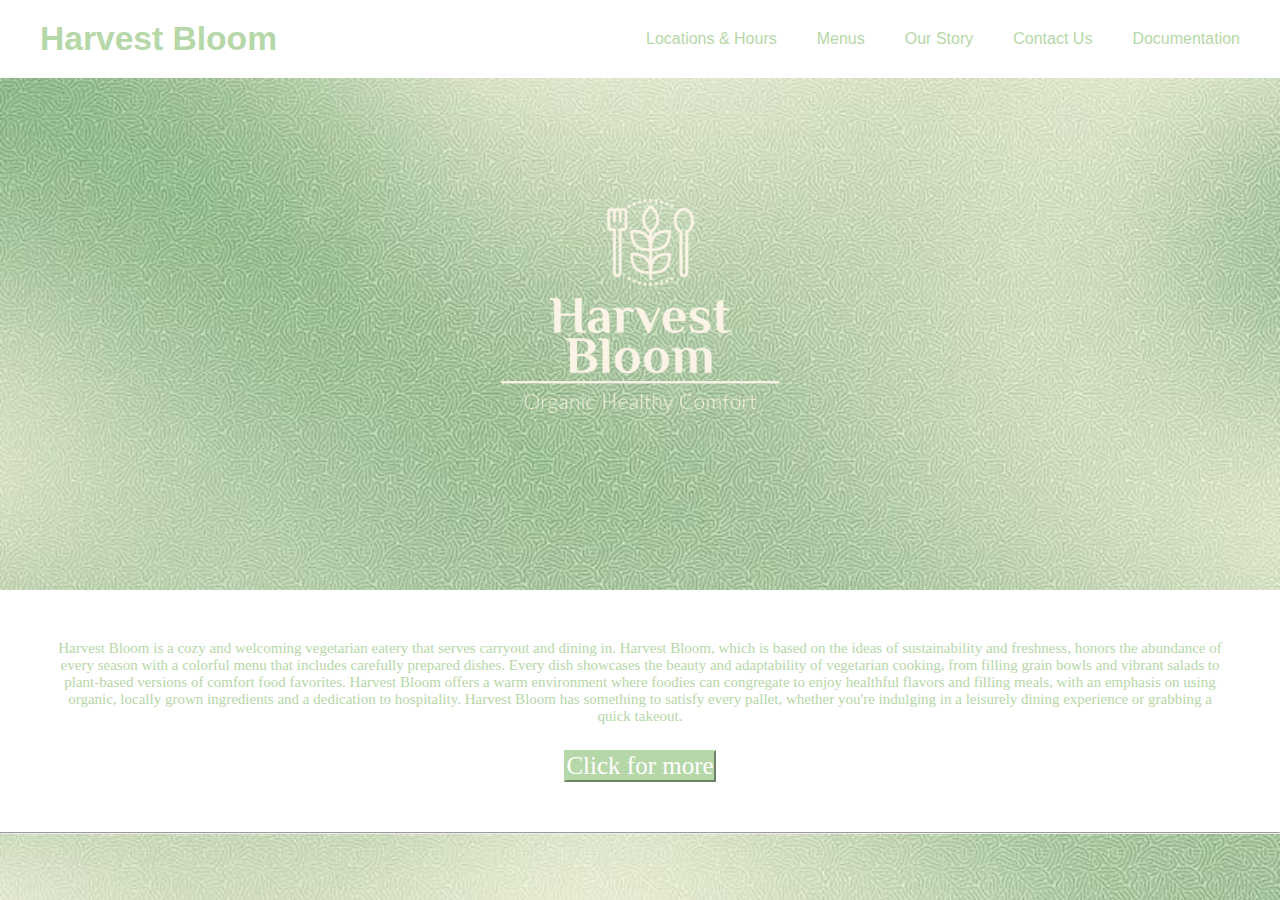
<file: index.html>
<!DOCTYPE html>
<html lang="en">
<head>
    <meta charset="utf-8">
    <meta name="viewport" content="width=device-width, initial-scale=1.0">
    <title>Harvest Bloom</title>
    <link rel="stylesheet" href="styles.css">
    <link rel="stylesheet" href="https://fonts.googleapis.com/icon?family=Material+Icons">
</head>
<body>
    <section class="top">
        <header>
            <nav class="navbar">
                <a href="index.html" class="logo">Harvest Bloom</a>
                <ul class="menu-links">
                    <li><a href='locationhour.html'>Locations & Hours</a></li>
                    <li><a href='menus.html'>Menus</a></li>
                    <li><a href='ourstory.html'>Our Story</a></li>
                    <li><a href='contact.html'>Contact Us</a></li>
                    <li><a href='documentation.html'>Documentation</a></li>
                </ul>
            </nav>
        </header>
    </section>
    <section class="title">
        <img src="images/Harvest_Bloom.png">
        <style>
            img {
              display: block;
              margin-left: auto;
              margin-right: auto;
              height: auto;
              width: 40%;
            }
        </style>
    </section>
    <section class="description">
    <p style="font-family: 'Times New Roman', Times, serif;">Harvest Bloom is a cozy and welcoming vegetarian eatery that serves carryout and dining in. Harvest Bloom, 
        which is based on the ideas of sustainability and freshness, honors the abundance of every season with a colorful menu that includes carefully prepared dishes. 
        Every dish showcases the beauty and adaptability of vegetarian cooking, from filling grain bowls and vibrant salads to plant-based versions of comfort food favorites. 
        Harvest Bloom offers a warm environment where foodies can congregate to enjoy healthful flavors and filling meals, with an emphasis on using organic, locally grown ingredients and a dedication to hospitality. 
        Harvest Bloom has something to satisfy every pallet, whether you're indulging in a leisurely dining experience or grabbing a quick takeout.</p>
        <section class="ourstorybutton">
        <a href="ourstory.html">
            <button style="background-color: #b6d7a8; color: white; border-color: #b6d7a8; font-size: 25px; font-family: 'Times New Roman', Times, serif;">Click for more</button>
        </a></section>
    </section>

  </div>
  
  <hr>
</body>
</html>
</file>
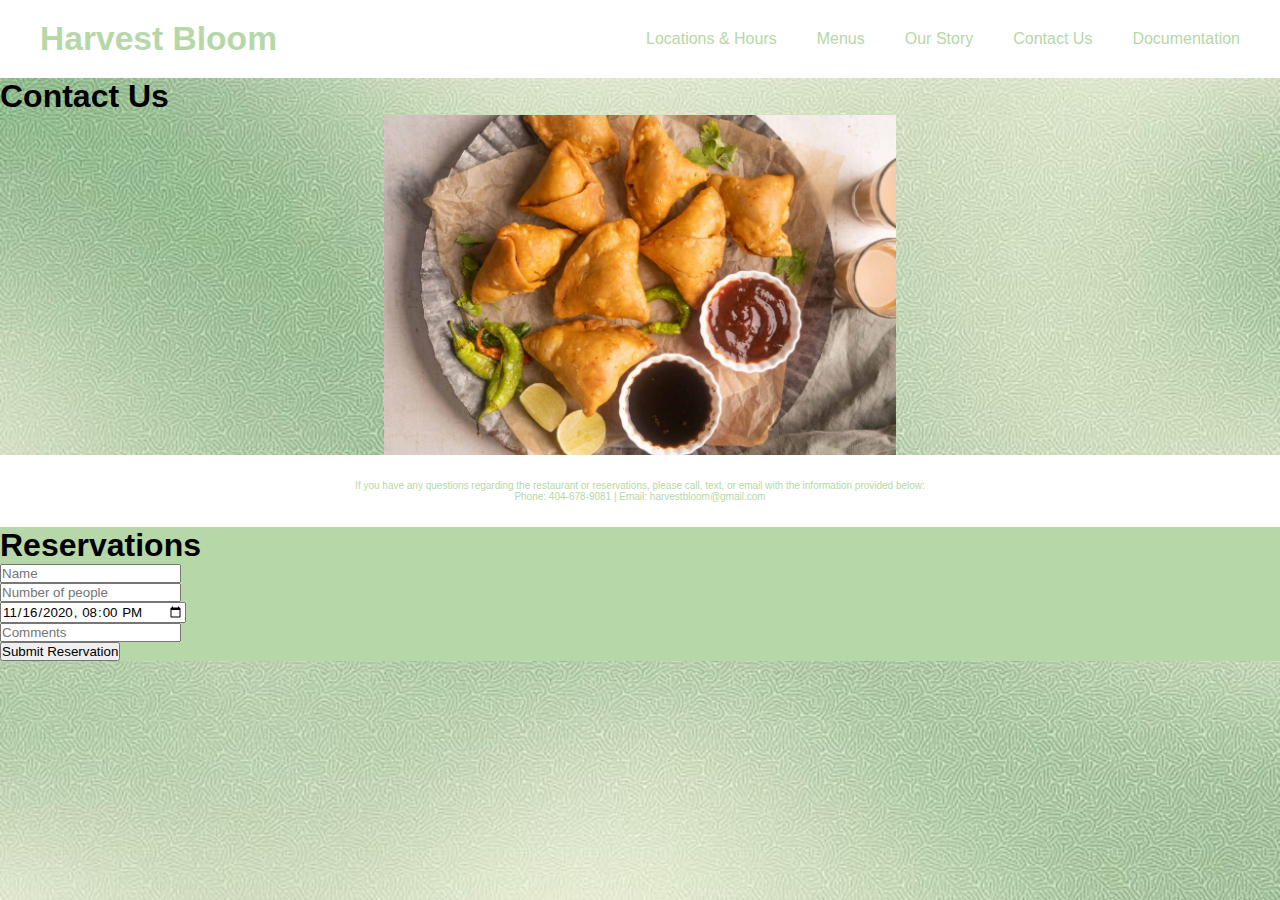
<file: contact.html>
<!DOCTYPE html>
<html lang="en">
<head>
  <meta charset="utf-8">
  <meta name="viewport" content="width=device-width, initial-scale=1.0">
  <title>Harvest Bloom</title>
  <link rel="stylesheet" href="styles.css">
  <link rel="stylesheet" href="https://fonts.googleapis.com/icon?family=Material+Icons">
</head>
<body>
  <section class="top">
    <header>
      <nav class="navbar">
        <a href="index.html" class="logo">Harvest Bloom</a>
        <ul class="menu-links">
          <li><a href='locationhour.html'>Locations & Hours</a></li>
          <li><a href='menus.html'>Menus</a></li>
          <li><a href='ourstory.html'>Our Story</a></li>
          <li><a href='contact.html'>Contact Us</a></li>
          <li><a href='documentation.html'>Documentation</a></li>
        </ul>
      </nav>
    </header>
  </section>

  <h1>Contact Us</h1> 
  <section class="contacttitle">
    <img src="images/samosa.jpg">
    <style>
        img {
          display: block;
          margin-left: auto;
          margin-right: auto;
          height: auto;
          width: 40%;
        }
    </style>
</section>

  <section class="contact">
    <p>If you have any questions regarding the restaurant or reservations, please call, text, or email with the information provided below:</p>
    <p>Phone: 404-678-9081 | Email: harvestbloom@gmail.com</p>

 
    
  </section>

  <section class="reservations">
    <div class="container" id="contact">
      <h1>Reservations</h1>
      <form action="/action_page.php" target="_blank">
        <p>
          <input class="input-field" type="text" placeholder="Name" required name="Name">
        </p>
        <p>
          <input class="input-field" type="number" placeholder="Number of people" required name="People">
        </p>
        <p>
          <input class="input-field" type="datetime-local" placeholder="Date and time" required name="date" value="2020-11-16T20:00">
        </p>
        <p>
          <input class="input-field" type="text" placeholder="Comments" required name="Message">
        </p>
        <p>
          <button class="submit-button">Submit Reservation</button>
        </p>
      </form>
    </div>
  </section>

</body>
</html>
</file>
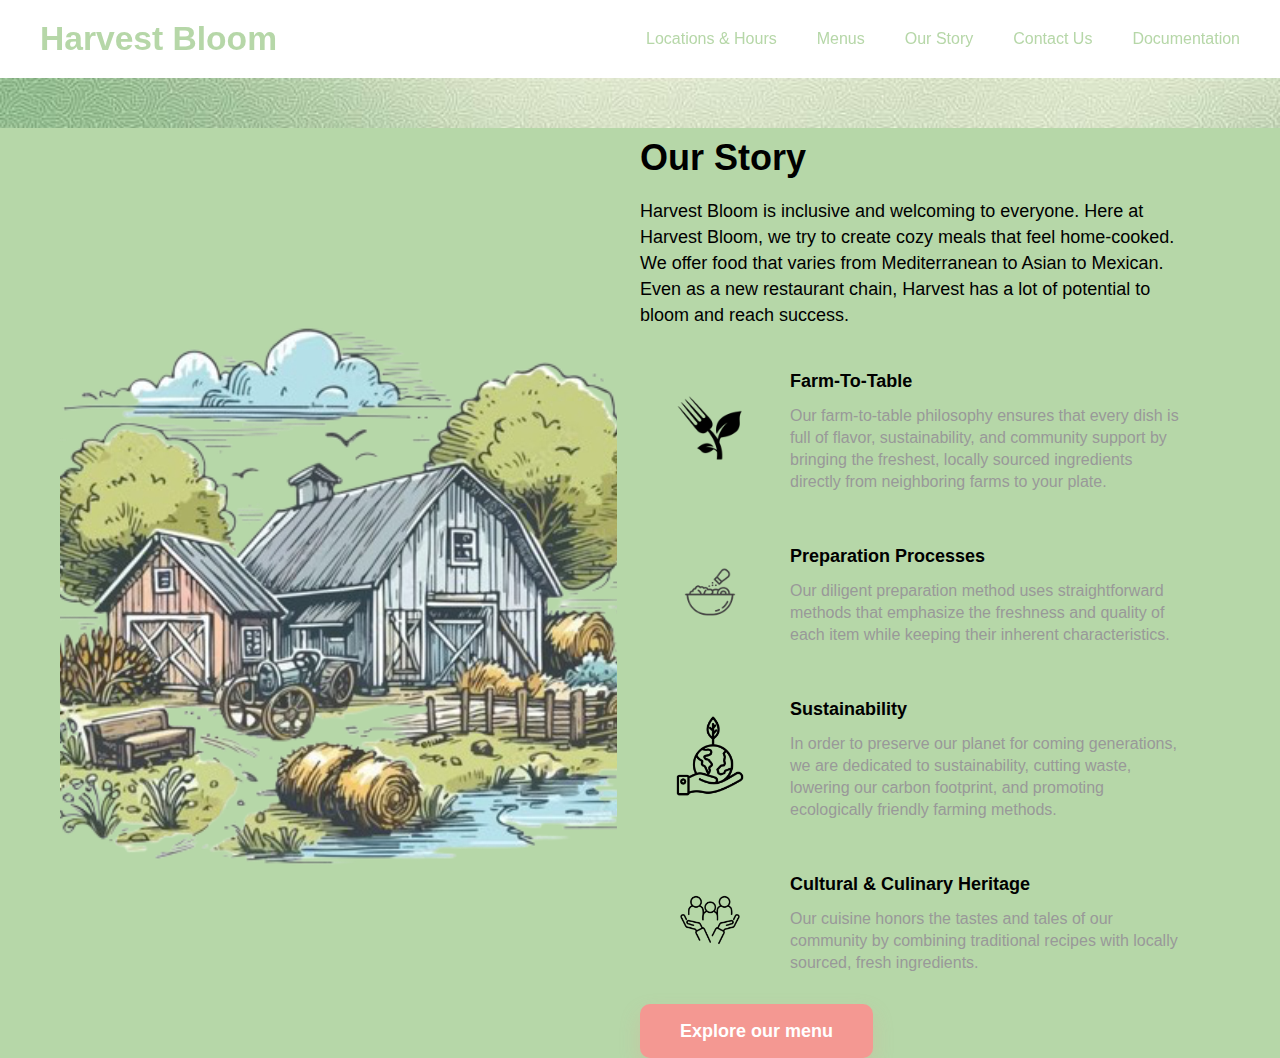
<file: ourstory.html>
<!DOCTYPE html>
<html lang="en">
<head>
    <meta charset="utf-8">
    <meta name="viewport" content="width=device-width, initial-scale=1.0">
    <title>Harvest Bloom</title>
    <link rel="stylesheet" href="styles.css">
    <link rel="stylesheet" href="https://fonts.googleapis.com/icon?family=Material+Icons">
</head>
<body>
    <section class="top">
        <header>
            <nav class="navbar">
                <a href="index.html" class="logo">Harvest Bloom</a>
                <ul class="menu-links">
                  <li><a href='locationhour.html'>Locations & Hours</a></li>
                  <li><a href='menus.html'>Menus</a></li>
                  <li><a href='ourstory.html'>Our Story</a></li>
                  <li><a href='contact.html'>Contact Us</a></li>
                  <li><a href='documentation.html'>Documentation</a></li>
                </ul>
            </nav>
        </header>
    </section>
    <section class="ourstory">
    <div class="responsive-container-block bigContainer">
        <div class="responsive-container-block Container">
          <div class="imgContainer">
            <img class="mainImg" src="images/barn.png">
          </div>
          <div class="responsive-container-block textSide">
            <p class="text-blk heading">
              Our Story
            </p>
            <p class="text-blk subHeading">
                Harvest Bloom is inclusive and welcoming to everyone. Here at Harvest Bloom, we try to create cozy meals that feel home-cooked. We offer food that varies from Mediterranean to Asian to Mexican. 
                Even as a new restaurant chain, Harvest has a lot of potential to bloom and reach success. 
            </p>
            <div class="responsive-cell-block wk-desk-6 wk-ipadp-6 wk-tab-12 wk-mobile-12">
              <div class="cardImgContainer">
                <img class="cardImg" src="images/farm-to-table.png">
              </div>
              <div class="cardText">
                <p class="text-blk cardHeading">
                    Farm-To-Table
                </p>
                <p class="text-blk cardSubHeading">
                    Our farm-to-table philosophy ensures that every dish is full of flavor, sustainability, and community support by bringing the freshest, locally sourced ingredients directly from neighboring farms to your plate.
                </p>
              </div>
            </div>
            <div class="responsive-cell-block wk-desk-6 wk-ipadp-6 wk-tab-12 wk-mobile-12">
              <div class="cardImgContainer">
                <img class="cardImg" src="images/preparation.png">
              </div>
              <div class="cardText">
                <p class="text-blk cardHeading">
                    Preparation Processes
                </p>
                <p class="text-blk cardSubHeading">
                    Our diligent preparation method uses straightforward methods that emphasize the freshness and quality of each item while keeping their inherent characteristics.
                </p>
              </div>
            </div>
            <div class="responsive-cell-block wk-desk-6 wk-ipadp-6 wk-tab-12 wk-mobile-12">
              <div class="cardImgContainer">
                <img class="cardImg" src="images/sustainability.png">
              </div>
              <div class="cardText">
                <p class="text-blk cardHeading">
                    Sustainability
                </p>
                <p class="text-blk cardSubHeading">
                    In order to preserve our planet for coming generations, we are dedicated to sustainability, cutting waste, lowering our carbon footprint, and promoting ecologically friendly farming methods.
                </p>
              </div>
            </div>
            <div class="responsive-cell-block wk-desk-6 wk-ipadp-6 wk-tab-12 wk-mobile-12">
              <div class="cardImgContainer">
                <img class="cardImg" src="images/culture.png">
              </div>
              <div class="cardText">
                <p class="text-blk cardHeading">
                    Cultural & Culinary Heritage 
                </p>
                <p class="text-blk cardSubHeading">
                    Our cuisine honors the tastes and tales of our community by combining traditional recipes with locally sourced, fresh ingredients.
                </p>
              </div>
            </div>
            <a>
                <a href="menus.html">
                    <button class="explore">
                        Explore our menu
                      </button>
                    </a>
                </a>
          </div>
      </div>
    </section>
</body>
</html>
</file>
<file: styles.css>
@import url('https://fonts.googleapis.com/css2?family=Poppins:wght@100;200;300;400;500;600;700;800;900&display=swap');

*{
  margin: 0;
  padding: 0;
  box-sizing: border-box;
  font-family: 'Poppins' , sans-serif;
}

body {
  height:100vh;
  background: url("images/green gradient.jpg");
  background-position: center;
  background-size: cover;
}

header {
  position: sticky;
  top: 0;
  left: 0;
  width: 100%;
  padding: 20px;
}

header .navbar {
  display: flex;
  align-items:center;
  max-width: 1200px;
  margin: 0 auto;
  justify-content: space-between;
}

.navbar .menu-links {
  display: flex;
  gap: 40px;
}

.navbar a {
  color: #b6d7a8;
  text-decoration: none;
  transition: 0.2s ease;
}

.navbar a:hover {
  color:#456c96;
}

.navbar .logo{
   font-size: 2.1rem;
   font-weight: 600;
}

.navbar .logo span{
  color: #af2e2e;
}

.navbar .menu-links {
  display: flex;
  gap: 40px;
}

.top {
  background-color: white;
  position: sticky;
  top: 0;
  position:sticky;
  z-index: 9999;
}

.description{
  background-color: white;
  color: #b6d7a8;
  text-align: center;
  font-size: 15px;
  padding: 50px;
}

.ourstorybutton{
  margin-top: 25px;
}

.ourstory{
  background-color: #b6d7a8;
}

ul {
  list-style-type: none;
}

.reservations{
  background-color: #b6d7a8;
  align-items: center;
}

.contact{
  padding: 25px;
  gap: 50;
  background-color: white;
  color: #b6d7a8;
  text-align: center;
  font-size: 10px;
}

* {
  font-family: Nunito, sans-serif;
}

.text-blk {
  margin-top: 0px;
  margin-right: 0px;
  margin-bottom: 0px;
  margin-left: 0px;
  line-height: 25px;
  padding-top: 0px;
  padding-right: 0px;
  padding-bottom: 0px;
  padding-left: 0px;
}

.responsive-cell-block {
  min-height: 75px;
}

.responsive-container-block {
  min-height: 75px;
  height: fit-content;
  width: 100%;
  padding-top: 10px;
  padding-right: 10px;
  padding-bottom: 10px;
  padding-left: 10px;
  display: flex;
  flex-wrap: wrap;
  margin-top: 0px;
  margin-right: auto;
  margin-bottom: 0px;
  margin-left: auto;
  justify-content: flex-start;
}

.responsive-container-block.bigContainer {
  padding-top: 0px;
  padding-right: 50px;
  padding-bottom: 0px;
  padding-left: 50px;
  margin-top: 50px;
  margin-right: 0px;
  margin-bottom: 50px;
  margin-left: 0px;
}

.responsive-container-block.Container {
  max-width: 1320px;
  justify-content: space-evenly;
  align-items: center;
  padding-top: 10px;
  padding-right: 10px;
  padding-bottom: 0px;
  padding-left: 10px;
  position: relative;
  overflow-x: hidden;
  overflow-y: hidden;
  margin-top: 0px;
  margin-right: auto;
  margin-bottom: 0px;
  margin-left: auto;
}

.mainImg {
  width: 100%;
  height: 800px;
  object-fit: cover;
}

.blueDots {
  position: absolute;
  top: 150px;
  right: 15%;
  z-index: -1;
  left: auto;
  width: 80%;
  height: 500px;
  object-fit: cover;
}

.imgContainer {
  position: relative;
  width: 48%;
}

.responsive-container-block.textSide {
  width: 48%;
  padding-top: 0px;
  padding-right: 0px;
  padding-bottom: 0px;
  padding-left: 0px;
  z-index: 100;
}

.text-blk.heading {
  font-size: 36px;
  line-height: 40px;
  font-weight: 700;
  margin-top: 0px;
  margin-right: 0px;
  margin-bottom: 20px;
  margin-left: 0px;
}

.text-blk.subHeading {
  font-size: 18px;
  line-height: 26px;
  margin-top: 0px;
  margin-right: 0px;
  margin-bottom: 20px;
  margin-left: 0px;
}

.cardImg {
  width: 100px;
  height: auto;
}

.cardImgContainer {
  padding-top: 20px;
  padding-right: 20px;
  padding-bottom: 20px;
  padding-left: 20px;
  border-style: none;
  margin-top: 0px;
  margin-right: 10px;
  margin-bottom: 0px;
  margin-left: 0px;
}

.responsive-cell-block.wk-desk-6.wk-ipadp-6.wk-tab-12.wk-mobile-12 {
  display: flex;
  justify-content: center;
  align-items: center;
  padding-top: 10px;
  padding-right: 15px;
  padding-bottom: 10px;
  padding-left: 0px;
}

.text-blk.cardHeading {
  font-size: 18px;
  line-height: 28px;
  font-weight: 700;
  margin-top: 0px;
  margin-right: 0px;
  margin-bottom: 10px;
  margin-left: 0px;
}

.text-blk.cardSubHeading {
  color: rgb(153, 153, 153);
  line-height: 22px;
}

.explore {
  font-size: 18px;
  line-height: 20px;
  font-weight: 700;
  color: white;
  background-color: rgb(244, 152, 146);
  box-shadow: rgba(244, 152, 146, 0.25) 0px 10px 20px;
  border-radius: 10px;
  cursor: pointer;
  border-style:none;
  padding-top: 17px;
  padding-right: 40px;
  padding-bottom: 17px;
  padding-left: 40px;
}

.explore:hover {
  background-color: rgb(244, 182, 176);
}

#ixvck {
  margin-top: 60px;
  margin-right: 0px;
  margin-bottom: 0px;
  margin-left: 0px;
}

.redDots {
  position: absolute;
  bottom: -350px;
  right: -100px;
  height: 500px;
  width: 400px;
  object-fit: cover;
  top: auto;
}

@media (max-width: 1024px) {
  .responsive-container-block.Container {
    position: relative;
    align-items: flex-start;
    justify-content: center;
  }

  .mainImg {
    bottom: 0px;
  }

  .imgContainer {
    position: absolute;
    bottom: 0px;
    left: 0px;
    height: auto;
    width: 60%;
  }

  .responsive-container-block.textSide {
    margin-top: 0px;
    margin-right: 0px;
    margin-bottom: 0px;
    margin-left: auto;
    width: 70%;
  }

  .responsive-container-block.Container {
    flex-direction: column-reverse;
  }

  .imgContainer {
    position: relative;
    width: auto;
    margin-top: 0px;
    margin-right: auto;
    margin-bottom: 0px;
    margin-left: auto;
  }

  .responsive-container-block.textSide {
    margin-top: 0px;
    margin-right: 0px;
    margin-bottom: 20px;
    margin-left: 0px;
    width: 100%;
  }

  .responsive-container-block.Container {
    flex-direction: row-reverse;
  }

  .responsive-container-block.Container {
    flex-direction: column-reverse;
  }
}

@media (max-width: 768px) {
  .responsive-container-block.textSide {
    width: 100%;
    align-items: center;
    flex-direction: column;
    justify-content: center;
  }

  .text-blk.subHeading {
    text-align: center;
    font-size: 17px;
    max-width: 520px;
  }

  .text-blk.heading {
    text-align: center;
  }

  .imgContainer {
    opacity: 0.8;
  }

  .imgContainer {
    height: 500px;
  }

  .imgContainer {
    width: 30px;
  }

  .responsive-container-block.Container {
    flex-direction: column-reverse;
  }

  .responsive-container-block.Container {
    flex-wrap: nowrap;
  }

  .responsive-container-block.textSide {
    width: 100%;
    margin-top: 0px;
    margin-right: 0px;
    margin-bottom: 20px;
    margin-left: 0px;
  }

  .imgContainer {
    width: 90%;
  }

  .imgContainer {
    height: 450px;
    margin-top: 5px;
    margin-right: 33.9062px;
    margin-bottom: 0px;
    margin-left: 33.9062px;
  }

  .redDots {
    display: none;
  }

  .explore {
    font-size: 16px;
    line-height: 14px;
  }
}

@media (max-width: 500px) {
  .imgContainer {
    position: static;
    height: 450px;
  }

  .mainImg {
    height: 100%;
  }


  .imgContainer {
    width: 100%;
  }

  .responsive-container-block.textSide {
    margin-top: 0px;
    margin-right: 0px;
    margin-bottom: 0px;
    margin-left: 0px;
  }

  .responsive-container-block.Container {
    padding-top: 0px;
    padding-right: 0px;
    padding-bottom: 0px;
    padding-left: 0px;
    overflow-x: visible;
    overflow-y: visible;
  }

  .responsive-container-block.bigContainer {
    padding-top: 10px;
    padding-right: 20px;
    padding-bottom: 10px;
    padding-left: 20px;
    padding: 0 30px 0 30px;
  }


  .text-blk.subHeading {
    font-size: 16px;
    line-height: 23px;
  }

  .text-blk.heading {
    font-size: 28px;
    line-height: 28px;
  }

  .responsive-container-block.textSide {
    margin-top: 40px;
    margin-right: 0px;
    margin-bottom: 50px;
    margin-left: 0px;
  }

  .imgContainer {
    margin-top: 5px;
    margin-right: auto;
    margin-bottom: 0px;
    margin-left: auto;
    width: 100%;
    position: relative;
  }

  .explore {
    padding-top: 17px;
    padding-right: 0px;
    padding-bottom: 17px;
    padding-left: 0px;
    width: 100%;
  }

  #ixvck {
    width: 90%;
    margin-top: 40px;
    margin-right: 0px;
    margin-bottom: 0px;
    margin-left: 0px;
    font-size: 15px;
  }

  .text-blk.cardHeading {
    font-size: 16px;
    margin-top: 0px;
    margin-right: 0px;
    margin-bottom: 8px;
    margin-left: 0px;
    line-height: 25px;
  }

  .responsive-cell-block.wk-desk-6.wk-ipadp-6.wk-tab-12.wk-mobile-12 {
    padding-top: 10px;
    padding-right: 0px;
    padding-bottom: 10px;
    padding-left: 0px;
  }
}
  .contacttitle img {
    display: block;
    margin: 0 auto; /* Centers the image horizontally */
    max-width: 100%; /* Ensures the image doesn't exceed the container's width */
    height: auto; /* Maintains the image's aspect ratio */
    width: 40%; /* Sets the image width to 40% of its container */
  }
</file>
